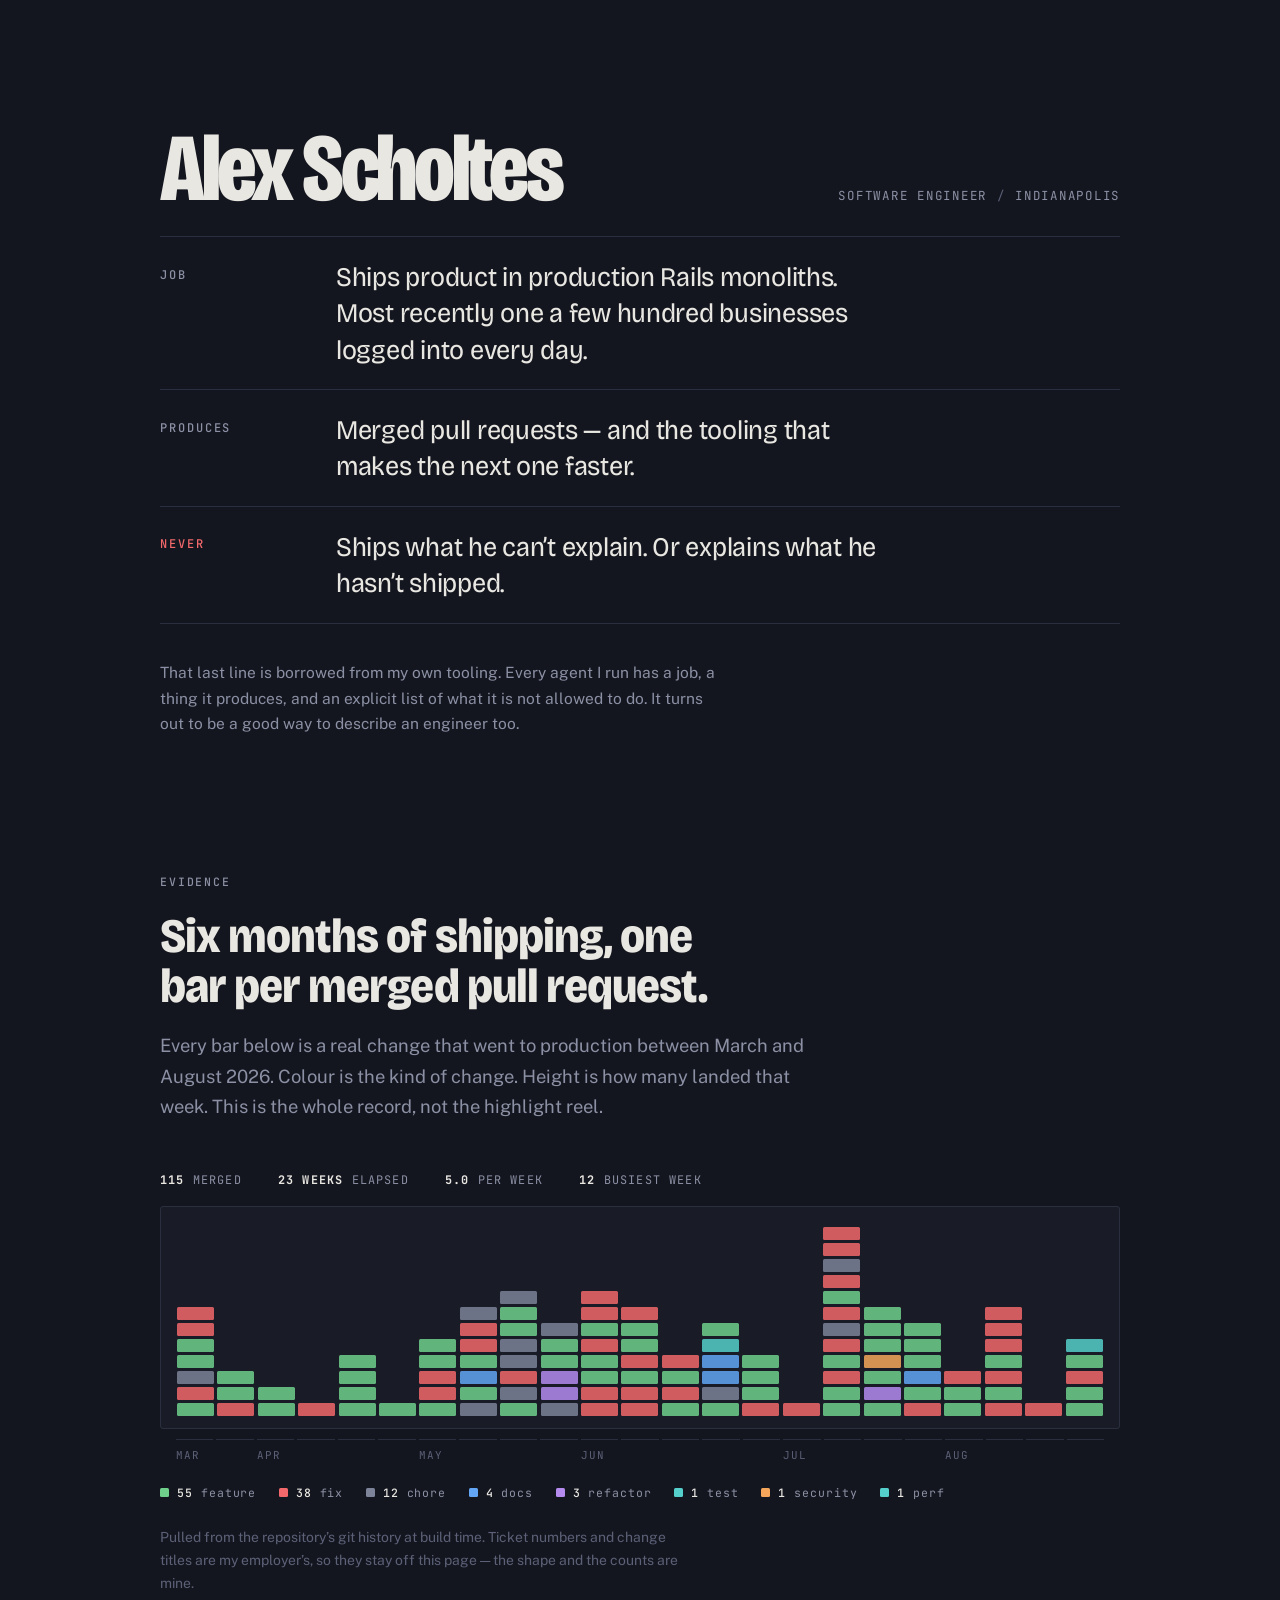
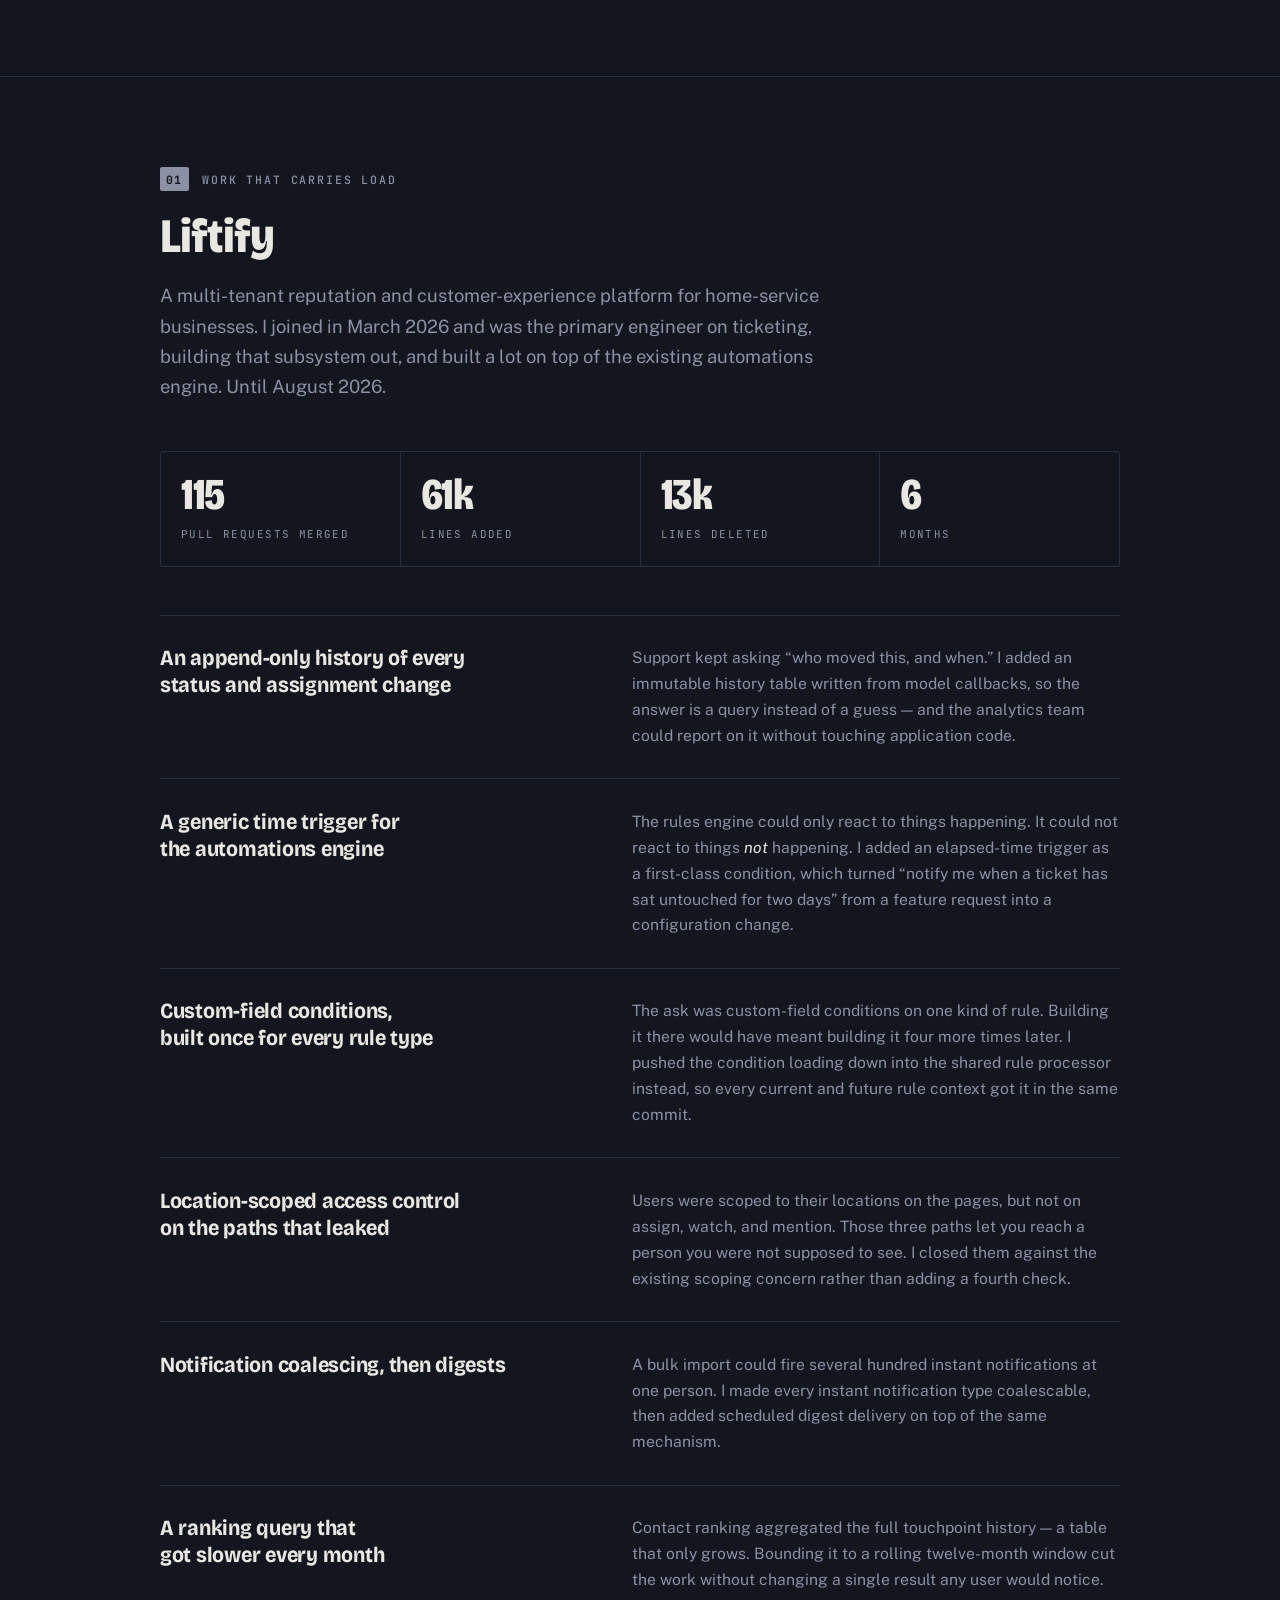
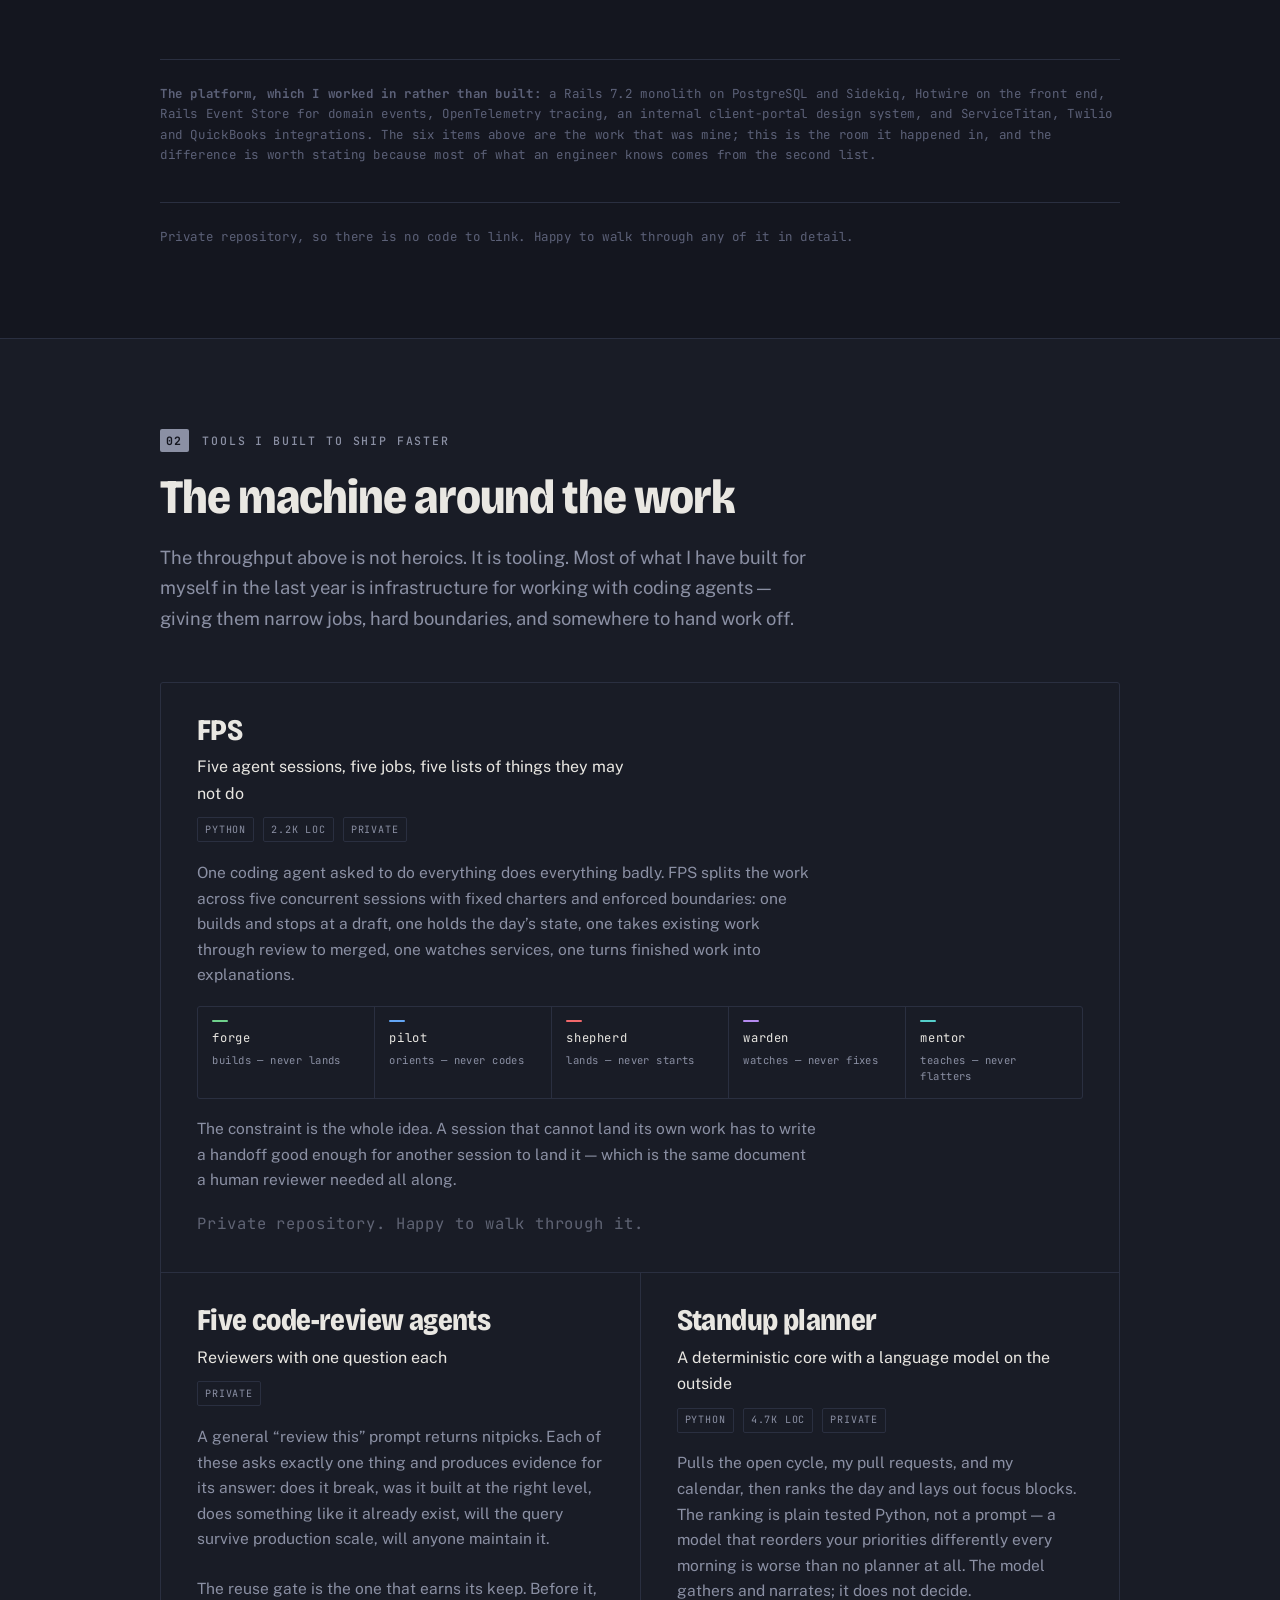
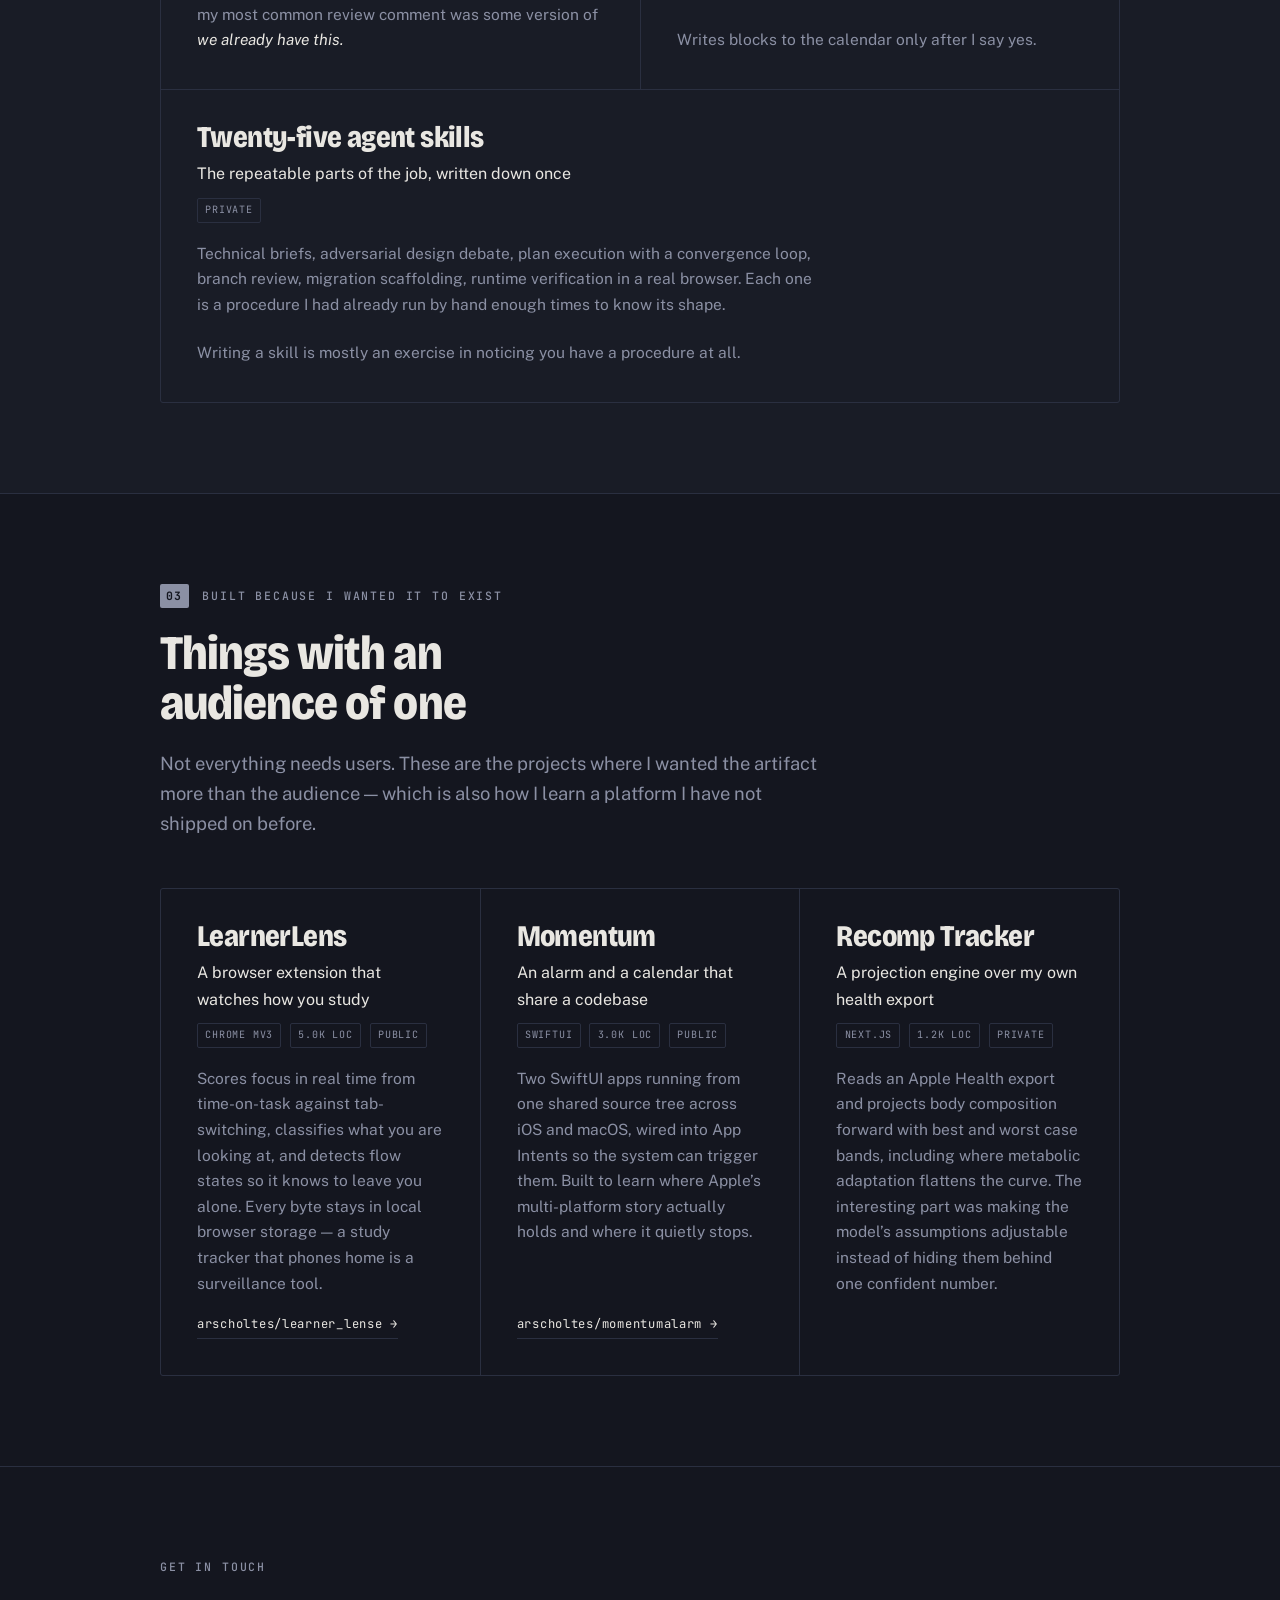
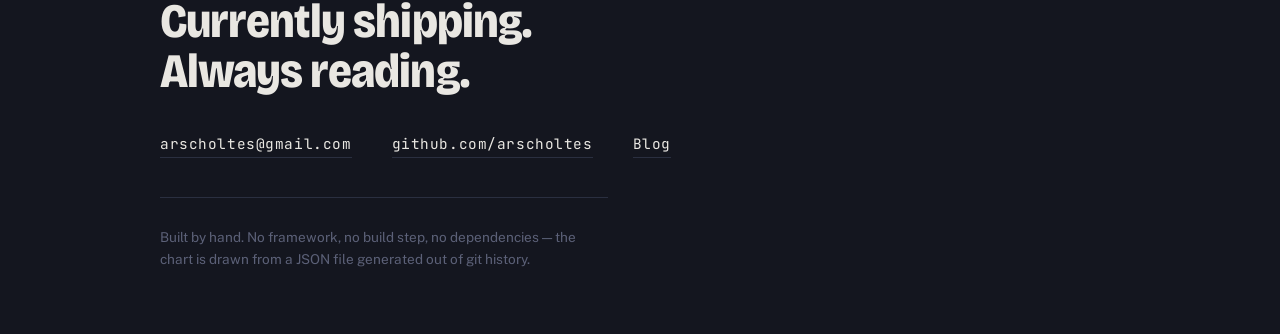
<file: index.html>
<!doctype html>
<html lang="en">
<head>
<meta charset="utf-8">
<meta name="viewport" content="width=device-width, initial-scale=1">
<title>Alex Scholtes — Software Engineer</title>
<meta name="description" content="Software engineer. Ships product in a production Rails monolith, and builds the tooling that makes the next release faster.">
<link rel="preconnect" href="https://fonts.googleapis.com">
<link rel="preconnect" href="https://fonts.gstatic.com" crossorigin>
<link href="https://fonts.googleapis.com/css2?family=Bricolage+Grotesque:opsz,wdth,wght@12..96,75..100,400;12..96,75..100,700;12..96,75..100,800&family=Public+Sans:ital,wght@0,400;0,500;0,600;1,400&family=JetBrains+Mono:wght@400;500;700&display=swap" rel="stylesheet">
<link rel="stylesheet" href="styles.css">
</head>
<body>

<a class="skip" href="#charter">Skip to content</a>

<main>

  <!-- ─── CHARTER ─────────────────────────────────────────── -->
  <section class="charter" id="charter">
    <div class="wrap">

      <header class="charter-head">
        <h1>Alex&nbsp;Scholtes</h1>
        <p class="charter-role">Software engineer<span class="sep">/</span>Indianapolis</p>
      </header>

      <dl class="charter-body">
        <div class="charter-row">
          <dt>Job</dt>
          <dd>Ships product in production Rails monoliths. Most recently one a few hundred businesses logged into every day.</dd>
        </div>
        <div class="charter-row">
          <dt>Produces</dt>
          <dd>Merged pull requests &mdash; and the tooling that makes the next one faster.</dd>
        </div>
        <div class="charter-row is-never">
          <dt>Never</dt>
          <dd>Ships what he can&rsquo;t explain. Or explains what he hasn&rsquo;t shipped.</dd>
        </div>
      </dl>

      <p class="charter-note">
        That last line is borrowed from my own tooling. Every agent I run has a job, a thing
        it produces, and an explicit list of what it is not allowed to do. It turns out to be a
        good way to describe an engineer too.
      </p>

    </div>
  </section>

  <!-- ─── LEDGER ──────────────────────────────────────────── -->
  <section class="ledger" id="ledger" aria-labelledby="ledger-h">
    <div class="wrap">

      <p class="eyebrow">Evidence</p>
      <h2 id="ledger-h">Six months of shipping, one bar per merged pull request.</h2>
      <p class="lede">
        Every bar below is a real change that went to production between March and August 2026.
        Colour is the kind of change. Height is how many landed that week. This is the whole record,
        not the highlight reel.
      </p>

      <figure class="chart">
        <div class="chart-metrics" id="metrics"></div>
        <div class="chart-plot" id="plot" role="img"
             aria-label="Weekly stacked chart of 115 merged pull requests from March to August 2026, coloured by change type."></div>
        <div class="chart-axis" id="axis"></div>
        <figcaption class="chart-legend" id="legend"></figcaption>
      </figure>

      <p class="chart-fineprint">
        Pulled from the repository&rsquo;s git history at build time. Ticket numbers and change
        titles are my employer&rsquo;s, so they stay off this page &mdash; the shape and the counts are mine.
      </p>

    </div>
  </section>

  <!-- ─── TIER 01 · PRODUCTION ────────────────────────────── -->
  <section class="tier" id="production" aria-labelledby="prod-h">
    <div class="wrap">

      <p class="eyebrow"><span class="tier-num">01</span>Work that carries load</p>
      <h2 id="prod-h">Liftify</h2>
      <p class="lede">
        A multi-tenant reputation and customer-experience platform for home-service businesses.
        I joined in March 2026 and was the primary engineer on ticketing, building that
        subsystem out, and built a lot on top of the existing automations engine. Until
        August 2026.
      </p>

      <div class="stat-row">
        <div class="stat"><span class="stat-n">115</span><span class="stat-l">pull requests merged</span></div>
        <div class="stat"><span class="stat-n">61k</span><span class="stat-l">lines added</span></div>
        <div class="stat"><span class="stat-n">13k</span><span class="stat-l">lines deleted</span></div>
        <div class="stat"><span class="stat-n">6</span><span class="stat-l">months</span></div>
      </div>

      <ul class="work-list">
        <li>
          <h3>An append-only history of every status and assignment change</h3>
          <p>Support kept asking &ldquo;who moved this, and when.&rdquo; I added an immutable history
          table written from model callbacks, so the answer is a query instead of a guess &mdash;
          and the analytics team could report on it without touching application code.</p>
        </li>
        <li>
          <h3>A generic time trigger for the automations engine</h3>
          <p>The rules engine could only react to things happening. It could not react to things
          <em>not</em> happening. I added an elapsed-time trigger as a first-class condition, which
          turned &ldquo;notify me when a ticket has sat untouched for two days&rdquo; from a feature
          request into a configuration change.</p>
        </li>
        <li>
          <h3>Custom-field conditions, built once for every rule type</h3>
          <p>The ask was custom-field conditions on one kind of rule. Building it there would have
          meant building it four more times later. I pushed the condition loading down into the
          shared rule processor instead, so every current and future rule context got it in the
          same commit.</p>
        </li>
        <li>
          <h3>Location-scoped access control on the paths that leaked</h3>
          <p>Users were scoped to their locations on the pages, but not on assign, watch, and
          mention. Those three paths let you reach a person you were not supposed to see. I closed
          them against the existing scoping concern rather than adding a fourth check.</p>
        </li>
        <li>
          <h3>Notification coalescing, then digests</h3>
          <p>A bulk import could fire several hundred instant notifications at one person. I made
          every instant notification type coalescable, then added scheduled digest delivery on top
          of the same mechanism.</p>
        </li>
        <li>
          <h3>A ranking query that got slower every month</h3>
          <p>Contact ranking aggregated the full touchpoint history &mdash; a table that only grows.
          Bounding it to a rolling twelve-month window cut the work without changing a single
          result any user would notice.</p>
        </li>
      </ul>

      <p class="tier-note">
        <strong>The platform, which I worked in rather than built:</strong> a Rails&nbsp;7.2
        monolith on PostgreSQL and Sidekiq, Hotwire on the front end, Rails Event Store for
        domain events, OpenTelemetry tracing, an internal client-portal design system, and
        ServiceTitan, Twilio and QuickBooks integrations. The six items above are the work
        that was mine; this is the room it happened in, and the difference is worth stating
        because most of what an engineer knows comes from the second list.
      </p>

      <p class="tier-note">
        Private repository, so there is no code to link. Happy to walk through any of it in detail.
      </p>

    </div>
  </section>

  <!-- ─── TIER 02 · TOOLING ───────────────────────────────── -->
  <section class="tier tier-alt" id="tooling" aria-labelledby="tool-h">
    <div class="wrap">

      <p class="eyebrow"><span class="tier-num">02</span>Tools I built to ship faster</p>
      <h2 id="tool-h">The machine around the work</h2>
      <p class="lede">
        The throughput above is not heroics. It is tooling. Most of what I have built for myself in
        the last year is infrastructure for working with coding agents &mdash; giving them narrow
        jobs, hard boundaries, and somewhere to hand work off.
      </p>

      <div class="cards">

        <article class="card card-wide">
          <div class="card-head">
            <h3>FPS</h3>
            <p class="card-kicker">Five agent sessions, five jobs, five lists of things they may not do</p>
            <p class="card-meta"><span>Python</span><span>2.2k LOC</span><span>Private</span></p>
          </div>
          <p>
            One coding agent asked to do everything does everything badly. FPS splits the work
            across five concurrent sessions with fixed charters and enforced boundaries: one builds
            and stops at a draft, one holds the day&rsquo;s state, one takes existing work through
            review to merged, one watches services, one turns finished work into explanations.
          </p>
          <div class="roles">
            <span class="role" data-r="forge"><i></i>forge<em>builds &mdash; never lands</em></span>
            <span class="role" data-r="pilot"><i></i>pilot<em>orients &mdash; never codes</em></span>
            <span class="role" data-r="shepherd"><i></i>shepherd<em>lands &mdash; never starts</em></span>
            <span class="role" data-r="warden"><i></i>warden<em>watches &mdash; never fixes</em></span>
            <span class="role" data-r="mentor"><i></i>mentor<em>teaches &mdash; never flatters</em></span>
          </div>
          <p>
            The constraint is the whole idea. A session that cannot land its own work has to write a
            handoff good enough for another session to land it &mdash; which is the same document a
            human reviewer needed all along.
          </p>
          <p class="card-note">Private repository. Happy to walk through it.</p>
        </article>

        <article class="card">
          <div class="card-head">
            <h3>Five code-review agents</h3>
            <p class="card-kicker">Reviewers with one question each</p>
            <p class="card-meta"><span>Private</span></p>
          </div>
          <p>
            A general &ldquo;review this&rdquo; prompt returns nitpicks. Each of these asks exactly one
            thing and produces evidence for its answer: does it break, was it built at the right
            level, does something like it already exist, will the query survive production scale,
            will anyone maintain it.
          </p>
          <p class="card-foot">
            The reuse gate is the one that earns its keep. Before it, my most common review comment
            was some version of <em>we already have this.</em>
          </p>
        </article>

        <article class="card">
          <div class="card-head">
            <h3>Standup planner</h3>
            <p class="card-kicker">A deterministic core with a language model on the outside</p>
            <p class="card-meta"><span>Python</span><span>4.7k LOC</span><span>Private</span></p>
          </div>
          <p>
            Pulls the open cycle, my pull requests, and my calendar, then ranks the day and lays out
            focus blocks. The ranking is plain tested Python, not a prompt &mdash; a model that
            reorders your priorities differently every morning is worse than no planner at all. The
            model gathers and narrates; it does not decide.
          </p>
          <p class="card-foot">Writes blocks to the calendar only after I say yes.</p>
        </article>

        <article class="card card-wide">
          <div class="card-head">
            <h3>Twenty-five agent skills</h3>
            <p class="card-kicker">The repeatable parts of the job, written down once</p>
            <p class="card-meta"><span>Private</span></p>
          </div>
          <p>
            Technical briefs, adversarial design debate, plan execution with a convergence loop,
            branch review, migration scaffolding, runtime verification in a real browser. Each one
            is a procedure I had already run by hand enough times to know its shape.
          </p>
          <p class="card-foot">
            Writing a skill is mostly an exercise in noticing you have a procedure at all.
          </p>
        </article>

      </div>
    </div>
  </section>

  <!-- ─── TIER 03 · CURIOSITY ─────────────────────────────── -->
  <section class="tier" id="built" aria-labelledby="built-h">
    <div class="wrap">

      <p class="eyebrow"><span class="tier-num">03</span>Built because I wanted it to exist</p>
      <h2 id="built-h">Things with an audience of one</h2>
      <p class="lede">
        Not everything needs users. These are the projects where I wanted the artifact more than the
        audience &mdash; which is also how I learn a platform I have not shipped on before.
      </p>

      <div class="cards cards-3">

        <article class="card">
          <div class="card-head">
            <h3>LearnerLens</h3>
            <p class="card-kicker">A browser extension that watches how you study</p>
            <p class="card-meta"><span>Chrome MV3</span><span>5.0k LOC</span><span>Public</span></p>
          </div>
          <p>
            Scores focus in real time from time-on-task against tab-switching, classifies what you
            are looking at, and detects flow states so it knows to leave you alone. Every byte stays
            in local browser storage &mdash; a study tracker that phones home is a surveillance tool.
          </p>
          <a class="link" href="https://github.com/arscholtes/learner_lense">arscholtes/learner_lense<span aria-hidden="true">&nbsp;&rarr;</span></a>
        </article>

        <article class="card">
          <div class="card-head">
            <h3>Momentum</h3>
            <p class="card-kicker">An alarm and a calendar that share a codebase</p>
            <p class="card-meta"><span>SwiftUI</span><span>3.0k LOC</span><span>Public</span></p>
          </div>
          <p>
            Two SwiftUI apps running from one shared source tree across iOS and macOS, wired into
            App Intents so the system can trigger them. Built to learn where Apple&rsquo;s
            multi-platform story actually holds and where it quietly stops.
          </p>
          <a class="link" href="https://github.com/arscholtes/momentumalarm">arscholtes/momentumalarm<span aria-hidden="true">&nbsp;&rarr;</span></a>
        </article>

        <article class="card">
          <div class="card-head">
            <h3>Recomp Tracker</h3>
            <p class="card-kicker">A projection engine over my own health export</p>
            <p class="card-meta"><span>Next.js</span><span>1.2k LOC</span><span>Private</span></p>
          </div>
          <p>
            Reads an Apple Health export and projects body composition forward with best and worst
            case bands, including where metabolic adaptation flattens the curve. The interesting
            part was making the model&rsquo;s assumptions adjustable instead of hiding them behind
            one confident number.
          </p>
        </article>

      </div>
    </div>
  </section>

  <!-- ─── CONTACT ─────────────────────────────────────────── -->
  <footer class="foot" id="contact">
    <div class="wrap">
      <p class="eyebrow">Get in touch</p>
      <h2>Currently shipping. Always reading.</h2>
      <ul class="foot-links">
        <li><a href="mailto:arscholtes@gmail.com">arscholtes@gmail.com</a></li>
        <li><a href="https://github.com/arscholtes">github.com/arscholtes</a></li>
        <li><a href="blog/">Blog</a></li>
      </ul>
      <p class="foot-fine">
        Built by hand. No framework, no build step, no dependencies &mdash; the chart is drawn from a
        JSON file generated out of git history.
      </p>
    </div>
  </footer>

</main>

<div class="tip" id="tip" role="status" aria-live="polite"></div>
<script src="app.js"></script>
</body>
</html>
</file>
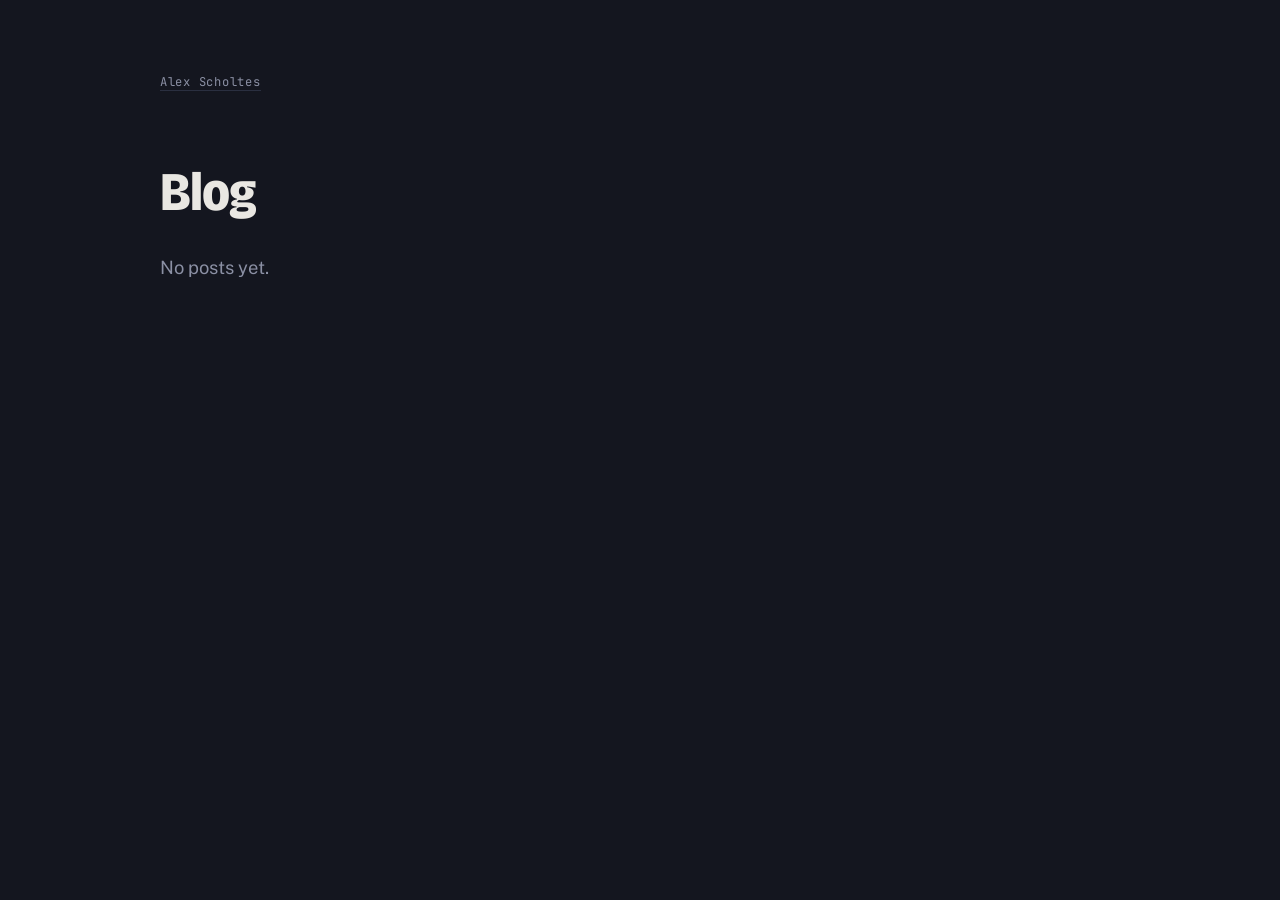
<file: blog/index.html>
<!doctype html>
<html lang="en">
<head>
<meta charset="utf-8">
<meta name="viewport" content="width=device-width, initial-scale=1">
<title>Blog — Alex Scholtes</title>
<meta name="description" content="Posts by Alex Scholtes.">
<link rel="alternate" type="application/rss+xml" title="Alex Scholtes: blog" href="../blog/feed.xml">
<link rel="preconnect" href="https://fonts.googleapis.com">
<link rel="preconnect" href="https://fonts.gstatic.com" crossorigin>
<link href="https://fonts.googleapis.com/css2?family=Bricolage+Grotesque:opsz,wdth,wght@12..96,75..100,400;12..96,75..100,700;12..96,75..100,800&family=Public+Sans:ital,wght@0,400;0,500;0,600;1,400&family=JetBrains+Mono:wght@400;500;700&display=swap" rel="stylesheet">
<link rel="stylesheet" href="../styles.css">
</head>
<body>
<main class="blog">
  <div class="wrap">
    <nav class="blog-nav"><a href="../">Alex Scholtes</a></nav>
    <h1 class="blog-title">Blog</h1>
    <p class="lede">No posts yet.</p>
  </div>
</main>
</body>
</html>
</file>
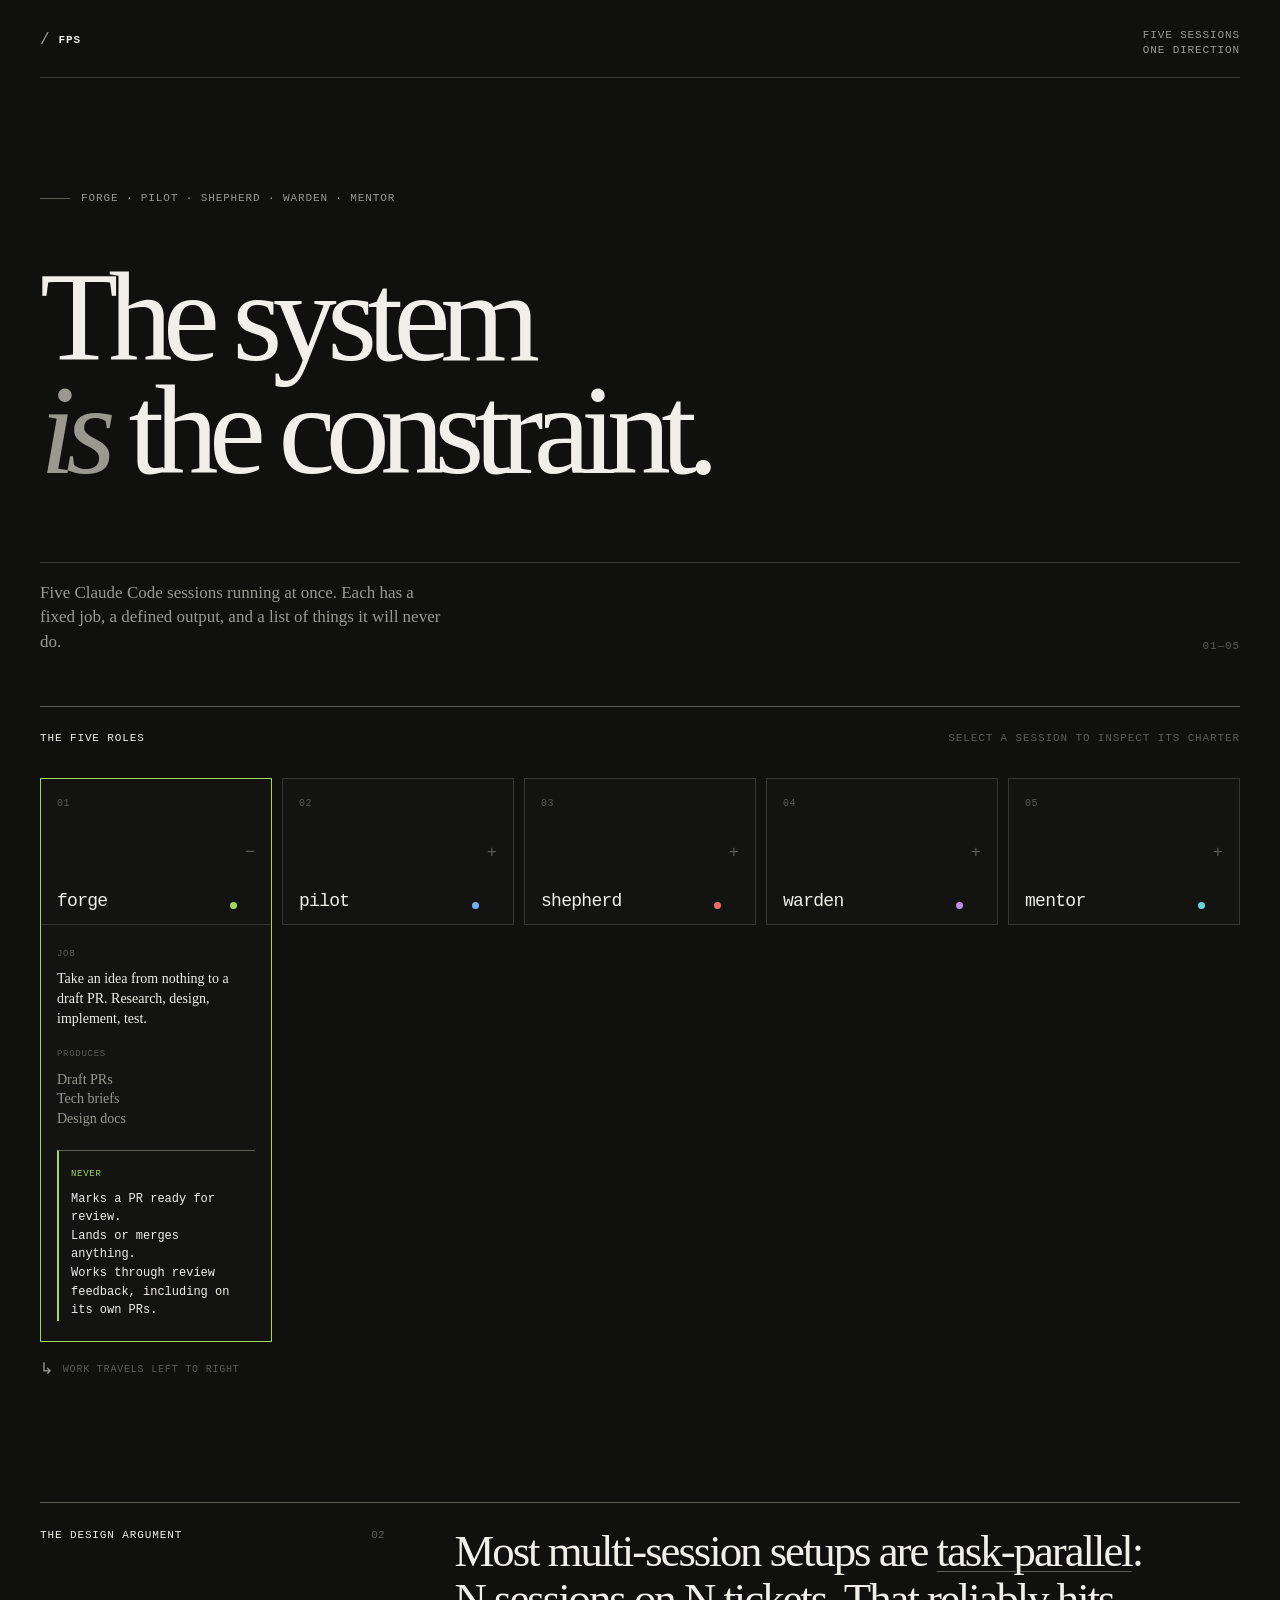
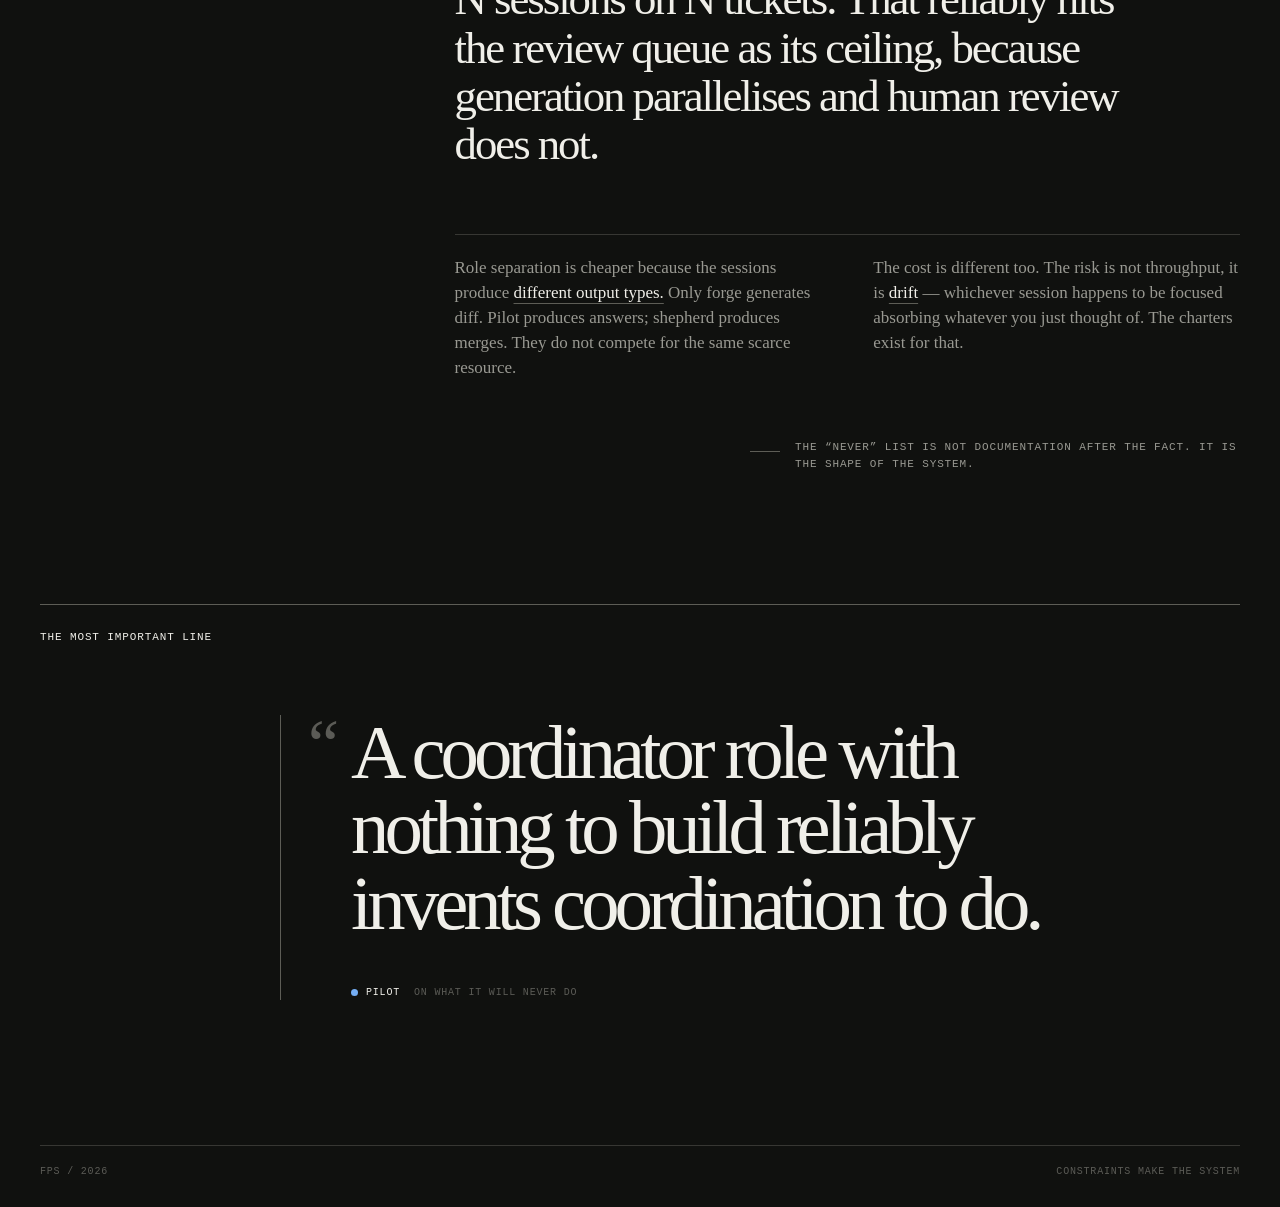
<file: fps/index.html>
<!doctype html>
<html lang="en">
  <head>
    <meta charset="UTF-8" />
    <meta name="viewport" content="width=device-width, initial-scale=1.0" />
    <meta
      name="description"
      content="FPS is five Claude Code sessions running at once, each with a fixed job and an explicit list of things it does not do."
    />
    <title>FPS — The system is the constraint</title>
    <link rel="stylesheet" href="styles.css" />
  </head>
  <body>
    <main class="page-shell">
      <header class="site-header" aria-label="FPS introduction">
        <a class="wordmark" href="/" aria-label="FPS home">
          <span class="wordmark-mark" aria-hidden="true">/</span>
          <span>FPS</span>
        </a>
        <p class="header-note">five sessions<br />one direction</p>
      </header>

      <section class="hero" aria-labelledby="page-title">
        <div class="hero-kicker">
          <span class="kicker-line" aria-hidden="true"></span>
          <span>Forge · Pilot · Shepherd · Warden · Mentor</span>
        </div>
        <h1 id="page-title">The system<br /><em>is</em> the constraint.</h1>
        <div class="hero-bottom">
          <p class="hero-description">
            Five Claude Code sessions running at once. Each has a fixed job,
            a defined output, and a list of things it will never do.
          </p>
          <p class="hero-index" aria-label="Five roles">01—05</p>
        </div>
      </section>

      <section class="roles-section" aria-labelledby="roles-heading">
        <div class="section-heading">
          <p class="section-label" id="roles-heading">The five roles</p>
          <p class="section-note">Select a session to inspect its charter</p>
        </div>

        <div class="role-grid">
          <article class="role-card is-open" data-role="forge" style="--role-color: #a4d65e">
            <button class="role-toggle" aria-expanded="true" aria-controls="forge-details">
              <span class="role-number">01</span>
              <span class="role-name">forge</span>
              <span class="role-dot" aria-hidden="true"></span>
              <span class="toggle-symbol" aria-hidden="true">−</span>
            </button>
            <div class="role-details" id="forge-details">
              <div class="detail-block">
                <p class="detail-label">Job</p>
                <p>Take an idea from nothing to a draft PR. Research, design, implement, test.</p>
              </div>
              <div class="detail-block">
                <p class="detail-label">Produces</p>
                <p>Draft PRs<br />Tech briefs<br />Design docs</p>
              </div>
              <div class="never-block">
                <p class="detail-label">Never</p>
                <p>Marks a PR ready for review.<br />Lands or merges anything.<br />Works through review feedback, including on its own PRs.</p>
              </div>
            </div>
          </article>

          <article class="role-card" data-role="pilot" style="--role-color: #75aef4">
            <button class="role-toggle" aria-expanded="false" aria-controls="pilot-details">
              <span class="role-number">02</span>
              <span class="role-name">pilot</span>
              <span class="role-dot" aria-hidden="true"></span>
              <span class="toggle-symbol" aria-hidden="true">+</span>
            </button>
            <div class="role-details" id="pilot-details" hidden>
              <div class="detail-block">
                <p class="detail-label">Job</p>
                <p>Answer “where am I”, “what should I be doing”, and “what am I forgetting”. Hold the state the human cannot hold in their head.</p>
              </div>
              <div class="detail-block">
                <p class="detail-label">Produces</p>
                <p>Decisions and answers</p>
              </div>
              <div class="never-block">
                <p class="detail-label">Never</p>
                <p>Writes application code, not even a one-liner.<br />Orchestrates the other sessions.</p>
              </div>
            </div>
          </article>

          <article class="role-card" data-role="shepherd" style="--role-color: #ef6a66">
            <button class="role-toggle" aria-expanded="false" aria-controls="shepherd-details">
              <span class="role-number">03</span>
              <span class="role-name">shepherd</span>
              <span class="role-dot" aria-hidden="true"></span>
              <span class="toggle-symbol" aria-hidden="true">+</span>
            </button>
            <div class="role-details" id="shepherd-details" hidden>
              <div class="detail-block">
                <p class="detail-label">Job</p>
                <p>Take an open PR and get it landed. Run review, triage findings, apply fixes, answer reviewers, keep CI green.</p>
              </div>
              <div class="detail-block">
                <p class="detail-label">Produces</p>
                <p>Merged work</p>
              </div>
              <div class="never-block">
                <p class="detail-label">Never</p>
                <p>Starts new work or a new branch.<br />Marks an issue done.<br />Force-pushes over someone else’s work.</p>
              </div>
            </div>
          </article>

          <article class="role-card" data-role="warden" style="--role-color: #b78fe5">
            <button class="role-toggle" aria-expanded="false" aria-controls="warden-details">
              <span class="role-number">04</span>
              <span class="role-name">warden</span>
              <span class="role-dot" aria-hidden="true"></span>
              <span class="toggle-symbol" aria-hidden="true">+</span>
            </button>
            <div class="role-details" id="warden-details" hidden>
              <div class="detail-block">
                <p class="detail-label">Job</p>
                <p>Keep the machine’s development stack visible: containers, servers, workers, ports, logs. Notice problems early and name them precisely.</p>
              </div>
              <div class="detail-block">
                <p class="detail-label">Produces</p>
                <p>Notices</p>
              </div>
              <div class="never-block">
                <p class="detail-label">Never</p>
                <p>Fixes application code.<br />Restarts or kills anything without being asked.</p>
              </div>
            </div>
          </article>

          <article class="role-card" data-role="mentor" style="--role-color: #64d5d8">
            <button class="role-toggle" aria-expanded="false" aria-controls="mentor-details">
              <span class="role-number">05</span>
              <span class="role-name">mentor</span>
              <span class="role-dot" aria-hidden="true"></span>
              <span class="toggle-symbol" aria-hidden="true">+</span>
            </button>
            <div class="role-details" id="mentor-details" hidden>
              <div class="detail-block">
                <p class="detail-label">Job</p>
                <p>Turn work that already happened into understanding.</p>
              </div>
              <div class="detail-block">
                <p class="detail-label">Produces</p>
                <p>Explanations</p>
              </div>
              <div class="never-block">
                <p class="detail-label">Never</p>
                <p>Writes code.<br />Pads.<br />Flatters.</p>
              </div>
            </div>
          </article>
        </div>
        <p class="roles-caption"><span aria-hidden="true">↳</span> Work travels left to right</p>
      </section>

      <section class="argument-section" aria-labelledby="argument-heading">
        <div class="argument-intro">
          <p class="section-label" id="argument-heading">The design argument</p>
          <p class="argument-mark" aria-hidden="true">02</p>
        </div>
        <div class="argument-copy">
          <p class="lead-copy">
            Most multi-session setups are <strong>task-parallel</strong>:
            N sessions on N tickets. That reliably hits the review queue as
            its ceiling, because generation parallelises and human review does not.
          </p>
          <div class="copy-columns">
            <div>
              <p>
                Role separation is cheaper because the sessions produce
                <strong>different output types.</strong> Only forge generates
                diff. Pilot produces answers; shepherd produces merges. They
                do not compete for the same scarce resource.
              </p>
            </div>
            <div>
              <p>
                The cost is different too. The risk is not throughput, it is
                <strong>drift</strong> — whichever session happens to be
                focused absorbing whatever you just thought of. The charters
                exist for that.
              </p>
            </div>
          </div>
          <aside class="callout">
            <span class="callout-rule" aria-hidden="true"></span>
            <p>
              The “never” list is not documentation after the fact. It is the
              shape of the system.
            </p>
          </aside>
        </div>
      </section>

      <section class="closing-section" aria-labelledby="closing-heading">
        <p class="section-label" id="closing-heading">The most important line</p>
        <blockquote>
          <span class="quote-mark" aria-hidden="true">“</span>
          <p>
            A coordinator role with nothing to build reliably invents
            coordination to do.
          </p>
          <footer>
            <span class="closing-role"><span aria-hidden="true"></span>pilot</span>
            <span>on what it will never do</span>
          </footer>
        </blockquote>
      </section>

      <footer class="site-footer">
        <span>FPS / 2026</span>
        <span>constraints make the system</span>
      </footer>
    </main>
    <script src="script.js"></script></body>
</html>
</file>
<file: styles.css>
/* ══ tokens ══════════════════════════════════════════════ */
:root{
  --ink:      #14161f;   /* ground — cool slate, not black          */
  --ink-2:    #191c26;   /* raised panel                            */
  --ink-3:    #1f2331;   /* hover / plot ground                     */
  --line:     #2a2f40;   /* hairline                                */
  --bone:     #e9e7e2;   /* warm off-white on a cool ground         */
  --dim:      #8b90a4;   /* muted                                   */
  --dimmer:   #5c6178;

  /* change types — hue is data, not decoration */
  --feat:     #6fd08c;
  --fix:      #f2686b;
  --chore:    #7d8399;
  --refactor: #b58bf0;
  --docs:     #63a6f5;
  --perf:     #55cfcb;
  --security: #f5a65b;
  --test:     #55cfcb;

  /* fps roles */
  --forge:    #6fd08c;
  --pilot:    #63a6f5;
  --shepherd: #f2686b;
  --warden:   #b58bf0;
  --mentor:   #55cfcb;

  --display: "Bricolage Grotesque", ui-sans-serif, system-ui, sans-serif;
  --body:    "Public Sans", ui-sans-serif, system-ui, sans-serif;
  --mono:    "JetBrains Mono", ui-monospace, SFMono-Regular, Menlo, monospace;

  --pad: clamp(1.25rem, 5vw, 4rem);
  --max: 68rem;
}

*,*::before,*::after{ box-sizing:border-box; }

html{ -webkit-text-size-adjust:100%; scroll-behavior:smooth; }
@media (prefers-reduced-motion:reduce){ html{ scroll-behavior:auto; } }

body{
  margin:0;
  background:var(--ink);
  color:var(--bone);
  font-family:var(--body);
  font-size:clamp(1rem,.96rem + .2vw,1.0625rem);
  line-height:1.65;
  -webkit-font-smoothing:antialiased;
}

.wrap{ max-width:var(--max); margin-inline:auto; padding-inline:var(--pad); }

.skip{
  position:absolute; left:-9999px; top:0; z-index:99;
  background:var(--bone); color:var(--ink);
  padding:.75rem 1rem; font-family:var(--mono); font-size:.8rem;
}
.skip:focus{ left:0; }

:focus-visible{ outline:2px solid var(--pilot); outline-offset:3px; border-radius:2px; }

/* ══ shared type ═════════════════════════════════════════ */
.eyebrow{
  font-family:var(--mono); font-size:.72rem; font-weight:500;
  letter-spacing:.16em; text-transform:uppercase; color:var(--dim);
  margin:0 0 1.25rem; display:flex; align-items:center; gap:.85rem;
}
.tier-num{
  font-weight:700; color:var(--ink);
  background:var(--dim); border-radius:2px;
  padding:.15rem .4rem; letter-spacing:.08em;
}

h2{
  font-family:var(--display);
  font-weight:800;
  font-size:clamp(1.75rem,1.2rem + 2.6vw,3rem);
  font-variation-settings:"wdth" 88;
  line-height:1.05; letter-spacing:-.02em;
  margin:0 0 1.25rem; max-width:22ch;
  text-wrap:balance;
}

.lede{
  max-width:60ch; color:var(--dim); margin:0 0 3rem;
  font-size:clamp(1.02rem,.98rem + .25vw,1.15rem);
}
.lede em{ color:var(--bone); font-style:italic; }

/* ══ charter ═════════════════════════════════════════════ */
.charter{ padding:clamp(4rem,14vh,9rem) 0 clamp(2.5rem,6vh,4rem); }

.charter-head{
  display:flex; flex-wrap:wrap; align-items:baseline;
  gap:.5rem 1.5rem;
  padding-bottom:1.5rem;
  border-bottom:1px solid var(--line);
}
.charter-head h1{
  font-family:var(--display); font-weight:800;
  font-size:clamp(2.75rem,1.6rem + 5.5vw,6rem);
  font-variation-settings:"wdth" 78;
  letter-spacing:-.035em; line-height:.9;
  margin:0; flex:1 1 auto;
}
.charter-role{
  font-family:var(--mono); font-size:.78rem; letter-spacing:.14em;
  text-transform:uppercase; color:var(--dim); margin:0;
  white-space:nowrap;
}
.charter-role .sep{ color:var(--dimmer); padding-inline:.6rem; }

.charter-body{ margin:0; padding:0; }
.charter-row{
  display:grid;
  grid-template-columns:9rem 1fr;
  gap:0 2rem;
  padding:1.35rem 0;
  border-bottom:1px solid var(--line);
  align-items:start;
}
.charter-row dt{
  font-family:var(--mono); font-size:.75rem; font-weight:500;
  letter-spacing:.16em; text-transform:uppercase;
  color:var(--dim); padding-top:.42rem;
}
.charter-row dd{
  margin:0;
  font-family:var(--display); font-weight:400;
  font-size:clamp(1.15rem,1rem + .85vw,1.7rem);
  font-variation-settings:"wdth" 95;
  line-height:1.35; letter-spacing:-.01em;
  max-width:34ch; text-wrap:pretty;
}
.charter-row.is-never dt{ color:var(--fix); }
.charter-row.is-never dd{ color:var(--bone); }

.charter-note{
  margin:2.25rem 0 0; max-width:56ch;
  color:var(--dim); font-size:.97rem;
}

/* ══ ledger ══════════════════════════════════════════════ */
.ledger{ padding:clamp(3.5rem,9vh,6rem) 0; }

.chart{ margin:0 0 1.5rem; }

.chart-metrics{
  display:flex; flex-wrap:wrap; gap:.4rem 2.25rem;
  font-family:var(--mono); font-size:.74rem; letter-spacing:.1em;
  text-transform:uppercase; color:var(--dim);
  padding-bottom:1rem;
}
.chart-metrics b{ color:var(--bone); font-weight:700; }

.chart-plot{
  display:flex; align-items:flex-end; gap:3px;
  min-height:190px;
  padding:1.25rem 1rem .75rem;
  background:var(--ink-2);
  border:1px solid var(--line);
  border-radius:3px;
  overflow-x:auto;
}
.wk{ display:flex; flex-direction:column-reverse; gap:3px; flex:1 1 0; min-width:9px; }
.pr{
  height:13px; border-radius:1.5px;
  background:var(--c);
  opacity:.85;
  transform-origin:bottom;
  cursor:default;
  transition:opacity .12s ease, box-shadow .12s ease;
}
.pr:hover,.pr:focus-visible{ opacity:1; box-shadow:0 0 0 1px var(--ink-2), 0 0 0 2px var(--c); }

.chart-axis{
  display:flex; gap:3px;
  padding:.6rem 1rem 0;
  font-family:var(--mono); font-size:.68rem; letter-spacing:.1em;
  text-transform:uppercase; color:var(--dimmer);
}
.mo{ flex:1 1 0; border-top:1px solid var(--line); padding-top:.45rem; }

.chart-legend{
  display:flex; flex-wrap:wrap; gap:.5rem 1.4rem;
  padding-top:1.15rem;
  font-family:var(--mono); font-size:.72rem; letter-spacing:.08em; color:var(--dim);
}
.lg{ display:inline-flex; align-items:center; gap:.5rem; }
.lg i{ width:9px; height:9px; border-radius:1.5px; background:var(--c); display:block; }
.lg b{ color:var(--bone); font-weight:500; }

.chart-fineprint{
  max-width:58ch; color:var(--dimmer); font-size:.87rem; margin:0;
}

/* floating readout */
.tip{
  position:fixed; z-index:50; pointer-events:none;
  opacity:0; transform:translateY(4px);
  transition:opacity .12s ease, transform .12s ease;
  background:var(--bone); color:var(--ink);
  font-family:var(--mono); font-size:.72rem; letter-spacing:.04em;
  padding:.42rem .6rem; border-radius:2px;
  white-space:nowrap;
}
.tip.on{ opacity:1; transform:translateY(0); }

/* ══ tiers ═══════════════════════════════════════════════ */
.tier{ padding:clamp(4rem,10vh,7rem) 0; border-top:1px solid var(--line); }
.tier-alt{ background:var(--ink-2); }

.stat-row{
  display:grid; grid-template-columns:repeat(auto-fit,minmax(7.5rem,1fr));
  gap:1px; background:var(--line);
  border:1px solid var(--line); border-radius:3px;
  margin-bottom:3rem; overflow:hidden;
}
.stat{ background:var(--ink); padding:1.35rem 1.25rem; }
.tier-alt .stat{ background:var(--ink-2); }
.stat-n{
  display:block; font-family:var(--display); font-weight:800;
  font-variation-settings:"wdth" 80;
  font-size:clamp(1.9rem,1.4rem + 1.8vw,2.75rem);
  line-height:1; letter-spacing:-.03em;
}
.stat-l{
  display:block; margin-top:.55rem;
  font-family:var(--mono); font-size:.68rem; letter-spacing:.13em;
  text-transform:uppercase; color:var(--dim);
}

.work-list{ list-style:none; margin:0; padding:0; }
.work-list > li{
  padding:1.85rem 0;
  border-top:1px solid var(--line);
  display:grid; grid-template-columns:minmax(0,1fr) minmax(0,1.15fr);
  gap:.5rem 3rem;
}
.work-list h3{
  margin:0;
  font-family:var(--display); font-weight:700;
  font-size:clamp(1.08rem,1rem + .5vw,1.35rem);
  font-variation-settings:"wdth" 92;
  line-height:1.25; letter-spacing:-.012em;
  text-wrap:balance;
}
.work-list p{ margin:0; color:var(--dim); font-size:.98rem; }
.work-list em{ color:var(--bone); font-style:italic; }

.tier-note{
  margin:2.25rem 0 0; padding-top:1.5rem; border-top:1px solid var(--line);
  font-family:var(--mono); font-size:.78rem; letter-spacing:.05em; color:var(--dimmer);
}

/* ══ cards ═══════════════════════════════════════════════ */
.cards{ display:grid; grid-template-columns:repeat(2,minmax(0,1fr)); gap:1px; background:var(--line); border:1px solid var(--line); border-radius:3px; overflow:hidden; }
.cards-3{ grid-template-columns:repeat(3,minmax(0,1fr)); }

.card{
  background:var(--ink);
  padding:2rem clamp(1.35rem,3vw,2.25rem) 2.25rem;
  display:flex; flex-direction:column; gap:1.1rem;
}
.tier-alt .card{ background:var(--ink-2); }
.card-wide{ grid-column:1 / -1; }
.card-wide > p{ max-width:72ch; }

.card-head{ display:flex; flex-direction:column; gap:.5rem; }
.card h3{
  margin:0;
  font-family:var(--display); font-weight:800;
  font-size:clamp(1.35rem,1.15rem + .9vw,1.9rem);
  font-variation-settings:"wdth" 85;
  line-height:1.05; letter-spacing:-.02em;
}
.card-kicker{
  margin:0; color:var(--bone); font-size:1rem; max-width:44ch;
}
.card-meta{
  margin:.15rem 0 0; display:flex; flex-wrap:wrap; gap:.4rem .55rem;
  font-family:var(--mono); font-size:.63rem; letter-spacing:.08em;
  text-transform:uppercase; color:var(--dim);
}
.card-meta span{ border:1px solid var(--line); border-radius:2px; padding:.2rem .45rem; }

.card > p{ margin:0; color:var(--dim); font-size:.97rem; max-width:62ch; }
.card em{ color:var(--bone); font-style:italic; }
.card-foot{ margin-top:auto !important; padding-top:.35rem; }

/* Stands where a repo link would, for a card whose repository is private. */
.card-note{
  margin-top:auto; align-self:flex-start;
  font-family:var(--mono); font-size:.76rem; letter-spacing:.06em;
  color:var(--bone); opacity:.62;
}

.link{
  margin-top:auto; align-self:flex-start; max-width:100%;
  overflow-wrap:anywhere;
  font-family:var(--mono); font-size:.76rem; letter-spacing:.06em;
  color:var(--bone); text-decoration:none;
  border-bottom:1px solid var(--line);
  padding-bottom:.25rem;
  transition:border-color .15s ease, color .15s ease;
}
.link:hover{ border-color:var(--pilot); color:var(--pilot); }

/* fps role strip */
.roles{
  display:grid; grid-template-columns:repeat(auto-fit,minmax(9.5rem,1fr));
  gap:1px; background:var(--line);
  border:1px solid var(--line); border-radius:3px; overflow:hidden;
}
.role{
  background:var(--ink-2); padding:.85rem .9rem;
  display:flex; flex-direction:column; gap:.35rem;
  font-family:var(--mono); font-size:.76rem; letter-spacing:.05em;
  color:var(--bone);
}
.role i{ width:16px; height:2px; border-radius:1px; display:block; }
.role em{
  font-style:normal; font-size:.66rem; letter-spacing:.04em;
  color:var(--dim); line-height:1.45;
}
.role[data-r=forge]    i{ background:var(--forge); }
.role[data-r=pilot]    i{ background:var(--pilot); }
.role[data-r=shepherd] i{ background:var(--shepherd); }
.role[data-r=warden]   i{ background:var(--warden); }
.role[data-r=mentor]   i{ background:var(--mentor); }

/* ══ footer ══════════════════════════════════════════════ */
.foot{ padding:clamp(4rem,10vh,7rem) 0 clamp(3rem,7vh,5rem); border-top:1px solid var(--line); }
.foot h2{ margin-bottom:2rem; }
.foot-links{
  list-style:none; margin:0 0 2.5rem; padding:0;
  display:flex; flex-wrap:wrap; gap:.75rem 2.5rem;
}
.foot-links a{
  font-family:var(--mono); font-size:.9rem; letter-spacing:.04em;
  color:var(--bone); text-decoration:none;
  border-bottom:1px solid var(--line); padding-bottom:.3rem;
  transition:border-color .15s ease, color .15s ease;
}
.foot-links a:hover{ border-color:var(--forge); color:var(--forge); }
.foot-fine{
  margin:0; padding-top:1.75rem; border-top:1px solid var(--line);
  max-width:56ch; color:var(--dimmer); font-size:.85rem;
}

/* ══ motion ══════════════════════════════════════════════ */
@media (prefers-reduced-motion:no-preference){
  .pr{ transform:scaleY(0); }
  .chart-plot.in .pr{
    animation:rise .34s cubic-bezier(.2,.9,.3,1) forwards;
    animation-delay:var(--d);
  }
  @keyframes rise{ to{ transform:scaleY(1); } }
}

/* ══ responsive ══════════════════════════════════════════ */
@media (max-width:900px){
  .cards,.cards-3{ grid-template-columns:1fr; }
  .work-list > li{ grid-template-columns:1fr; gap:.65rem; }
}
@media (max-width:620px){
  .charter-row{ grid-template-columns:1fr; gap:.5rem; }
  .charter-row dt{ padding-top:0; }
  .charter-head{ gap:.85rem; }
  .charter-role{ white-space:normal; }
  .chart-plot{ min-height:150px; }
  .stat-row{ grid-template-columns:repeat(2,1fr); }
}

/* ══ blog ════════════════════════════════════════════════ */
.blog{ padding:clamp(2.5rem,8vh,5rem) 0 clamp(4rem,10vh,7rem); }
.blog-nav{
  font-family:var(--mono); font-size:.76rem; letter-spacing:.06em;
  margin:0 0 clamp(2.5rem,8vh,4.5rem);
}
.blog-nav a{ color:var(--dim); text-decoration:none; border-bottom:1px solid var(--line); }
.blog-nav a:hover{ color:var(--pilot); border-color:var(--pilot); }
.blog-nav .sep{ color:var(--dimmer); padding-inline:.6rem; }

.blog-title,
.post h1{
  font-family:var(--display); font-weight:800;
  font-size:clamp(2rem,1.3rem + 3vw,3.4rem);
  font-variation-settings:"wdth" 88;
  line-height:1.05; letter-spacing:-.02em;
  margin:0 0 2rem; max-width:22ch; text-wrap:balance;
}

.post-list{ list-style:none; margin:0; padding:0; max-width:46rem; }
.post-list li{ border-top:1px solid var(--line); padding:1.4rem 0; }
.post-list a{ display:flex; flex-direction:column; gap:.35rem; color:var(--bone); text-decoration:none; }
.post-list time{ font-family:var(--mono); font-size:.72rem; letter-spacing:.12em; text-transform:uppercase; color:var(--dim); }
.post-list-title{ font-family:var(--display); font-weight:700; font-size:1.35rem; line-height:1.2; }
.post-list a:hover .post-list-title{ color:var(--pilot); }
.post-list p{ margin:.5rem 0 0; color:var(--dim); max-width:60ch; }

.post{ max-width:42rem; }
.post h2{ font-size:clamp(1.4rem,1.1rem + 1.2vw,1.9rem); margin:2.5rem 0 1rem; max-width:none; }
.post h3{ font-family:var(--display); font-size:1.2rem; margin:2rem 0 .75rem; }
.post p, .post ul, .post ol, .post blockquote, .post pre, .post figure{ margin:0 0 1.25rem; }
.post a{ color:var(--bone); text-decoration:none; border-bottom:1px solid var(--line); overflow-wrap:anywhere; }
.post a:hover{ color:var(--pilot); border-color:var(--pilot); }
.post code{ font-family:var(--mono); font-size:.88em; background:var(--ink-2); padding:.1em .35em; border-radius:3px; }
.post pre{ background:var(--ink-2); border:1px solid var(--line); border-radius:4px; padding:1rem 1.1rem; overflow-x:auto; }
.post pre code{ background:none; padding:0; font-size:.85rem; }
.post blockquote{ border-left:2px solid var(--line); padding-left:1.1rem; color:var(--dim); }
.post img{ max-width:100%; height:auto; border-radius:4px; }
.video{ margin:0 0 1.5rem; }
.video iframe{ display:block; width:100%; aspect-ratio:16/9; border:0; border-radius:4px; background:var(--ink-2); }
.video figcaption{ font-family:var(--mono); font-size:.72rem; letter-spacing:.06em; margin-top:.6rem; }
</file>
<file: fps/styles.css>
:root {
  color-scheme: dark;
  --ink: #f0efe9;
  --muted: #999992;
  --quiet: #5b5b56;
  --line: #373733;
  --line-bright: #5d5d56;
  --paper: #10110f;
  --paper-raised: #171815;
  --serif: Georgia, "Times New Roman", serif;
  --mono: "SFMono-Regular", Consolas, "Liberation Mono", Menlo, monospace;
}

* {
  box-sizing: border-box;
}

html {
  background: var(--paper);
  scroll-behavior: smooth;
}

body {
  margin: 0;
  background: var(--paper);
  color: var(--ink);
  font-family: var(--serif);
  font-size: 16px;
  line-height: 1.5;
  -webkit-font-smoothing: antialiased;
}

button,
a {
  color: inherit;
}

button {
  font: inherit;
}

.page-shell {
  width: min(1240px, calc(100% - 80px));
  margin: 0 auto;
}

.site-header {
  display: flex;
  align-items: flex-start;
  justify-content: space-between;
  padding: 28px 0 18px;
  border-bottom: 1px solid var(--line);
  font-family: var(--mono);
  font-size: 11px;
  letter-spacing: 0.08em;
  text-transform: uppercase;
}

.wordmark {
  display: inline-flex;
  gap: 8px;
  align-items: center;
  color: var(--ink);
  font-weight: 700;
  text-decoration: none;
}

.wordmark-mark {
  color: var(--muted);
  font-size: 16px;
  font-weight: 400;
}

.header-note {
  margin: 0;
  color: var(--muted);
  line-height: 1.4;
  text-align: right;
}

.hero {
  min-height: 620px;
  padding: 112px 0 52px;
  display: flex;
  flex-direction: column;
  justify-content: space-between;
}

.hero-kicker,
.section-label,
.detail-label,
.section-note,
.hero-index,
.roles-caption,
.site-footer,
.callout,
.closing-role,
.closing-section blockquote footer {
  font-family: var(--mono);
  text-transform: uppercase;
  letter-spacing: 0.08em;
}

.hero-kicker {
  display: flex;
  align-items: center;
  gap: 11px;
  color: var(--muted);
  font-size: 11px;
}

.kicker-line {
  width: 30px;
  height: 1px;
  background: var(--line-bright);
}

h1 {
  max-width: 800px;
  margin: 55px 0 75px;
  color: var(--ink);
  font-family: var(--serif);
  font-size: clamp(4rem, 10vw, 8.6rem);
  font-weight: 400;
  letter-spacing: -0.075em;
  line-height: 0.88;
}

h1 em {
  color: var(--muted);
  font-style: italic;
}

.hero-bottom {
  display: flex;
  align-items: flex-end;
  justify-content: space-between;
  gap: 40px;
  border-top: 1px solid var(--line);
  padding-top: 18px;
}

.hero-description {
  max-width: 410px;
  margin: 0;
  color: var(--muted);
  font-size: 17px;
  line-height: 1.45;
}

.hero-index {
  flex: 0 0 auto;
  margin: 0;
  color: var(--quiet);
  font-size: 11px;
}

.roles-section,
.argument-section,
.closing-section {
  border-top: 1px solid var(--line-bright);
}

.roles-section {
  padding: 23px 0 120px;
}

.section-heading,
.argument-intro {
  display: flex;
  align-items: baseline;
  justify-content: space-between;
  gap: 24px;
}

.section-label,
.section-note {
  margin: 0;
  font-size: 11px;
}

.section-label {
  color: var(--ink);
}

.section-note {
  color: var(--quiet);
}

.role-grid {
  display: grid;
  grid-template-columns: repeat(5, minmax(0, 1fr));
  gap: 10px;
  margin-top: 31px;
  align-items: start;
}

.role-card {
  min-width: 0;
  border: 1px solid var(--line);
  background: rgba(255, 255, 255, 0.01);
}

.role-card.is-open {
  border-color: var(--role-color);
}

.role-toggle {
  width: 100%;
  display: grid;
  grid-template-columns: auto 1fr auto;
  grid-template-areas:
    "number number symbol"
    "name dot symbol";
  gap: 22px 8px;
  min-height: 145px;
  padding: 17px 16px 14px;
  border: 0;
  background: transparent;
  cursor: pointer;
  text-align: left;
}

.role-toggle:hover .role-name,
.role-toggle:focus-visible .role-name {
  color: var(--role-color);
}

.role-toggle:focus-visible {
  outline: 1px solid var(--role-color);
  outline-offset: -5px;
}

.role-number {
  grid-area: number;
  color: var(--quiet);
  font-family: var(--mono);
  font-size: 10px;
  letter-spacing: 0.05em;
}

.role-name {
  grid-area: name;
  align-self: end;
  color: var(--ink);
  font-family: var(--mono);
  font-size: clamp(14px, 1.5vw, 18px);
  letter-spacing: -0.04em;
  line-height: 1;
}

.role-dot {
  grid-area: dot;
  width: 7px;
  height: 7px;
  align-self: end;
  justify-self: end;
  margin-bottom: 1px;
  border-radius: 50%;
  background: var(--role-color);
}

.toggle-symbol {
  grid-area: symbol;
  align-self: center;
  color: var(--quiet);
  font-family: var(--mono);
  font-size: 17px;
  font-weight: 300;
}

.role-details {
  padding: 4px 16px 20px;
  border-top: 1px solid var(--line);
}

.detail-block,
.never-block {
  padding-top: 19px;
}

.detail-label {
  margin: 0 0 8px;
  color: var(--quiet);
  font-size: 9px;
}

.role-details p:not(.detail-label) {
  margin: 0;
  color: var(--muted);
  font-size: 14px;
  line-height: 1.42;
}

.role-details .detail-block:first-child p:not(.detail-label) {
  color: var(--ink);
}

.never-block {
  margin-top: 21px;
  padding: 17px 12px 1px;
  border-top: 1px solid var(--line-bright);
  border-left: 2px solid var(--role-color);
}

.never-block .detail-label {
  color: var(--role-color);
}

.never-block p:not(.detail-label) {
  color: var(--ink);
  font-family: var(--mono);
  font-size: 12px;
  line-height: 1.55;
}

.roles-caption {
  display: flex;
  align-items: center;
  gap: 9px;
  margin: 16px 0 0;
  color: var(--quiet);
  font-size: 10px;
}

.roles-caption span {
  color: var(--muted);
  font-size: 16px;
}

.argument-section {
  display: grid;
  grid-template-columns: minmax(170px, 1fr) 2.28fr;
  gap: 70px;
  padding: 24px 0 130px;
}

.argument-mark {
  margin: 0;
  color: var(--quiet);
  font-family: var(--mono);
  font-size: 11px;
}

.argument-copy {
  max-width: 800px;
}

.argument-copy p {
  margin: 0;
}

.lead-copy {
  max-width: 690px;
  color: var(--ink);
  font-size: clamp(1.8rem, 3.5vw, 3.25rem);
  letter-spacing: -0.045em;
  line-height: 1.08;
}

strong {
  font-weight: 400;
  text-decoration: underline;
  text-decoration-color: var(--line-bright);
  text-decoration-thickness: 1px;
  text-underline-offset: 5px;
}

.copy-columns {
  display: grid;
  grid-template-columns: repeat(2, 1fr);
  gap: 52px;
  margin-top: 65px;
  padding-top: 20px;
  border-top: 1px solid var(--line);
}

.copy-columns p {
  color: var(--muted);
  font-size: 17px;
  line-height: 1.48;
}

.copy-columns strong {
  color: var(--ink);
}

.callout {
  display: flex;
  gap: 15px;
  align-items: flex-start;
  max-width: 490px;
  margin: 62px 0 0 auto;
  color: var(--muted);
  font-size: 11px;
  line-height: 1.6;
}

.callout p {
  margin: -4px 0 0;
}

.callout-rule {
  display: block;
  flex: 0 0 auto;
  width: 30px;
  height: 1px;
  margin-top: 8px;
  background: var(--line-bright);
}

.closing-section {
  padding: 24px 0 145px;
}

.closing-section blockquote {
  max-width: 960px;
  margin: 70px 0 0 auto;
  padding: 0 0 0 70px;
  border-left: 1px solid var(--line-bright);
  position: relative;
}

.quote-mark {
  position: absolute;
  top: -0.08em;
  left: 27px;
  color: var(--quiet);
  font-family: var(--serif);
  font-size: 70px;
  line-height: 1;
}

.closing-section blockquote p {
  max-width: 810px;
  margin: 0;
  color: var(--ink);
  font-size: clamp(2.5rem, 6vw, 6.2rem);
  letter-spacing: -0.065em;
  line-height: 0.98;
}

.closing-section blockquote footer {
  display: flex;
  align-items: center;
  gap: 14px;
  margin-top: 44px;
  color: var(--quiet);
  font-size: 10px;
}

.closing-role {
  display: inline-flex;
  align-items: center;
  gap: 8px;
  color: var(--ink);
}

.closing-role span {
  width: 7px;
  height: 7px;
  display: inline-block;
  border-radius: 50%;
  background: #75aef4;
}

.site-footer {
  display: flex;
  justify-content: space-between;
  padding: 18px 0 28px;
  border-top: 1px solid var(--line);
  color: var(--quiet);
  font-size: 10px;
}

@media (max-width: 900px) {
  .page-shell {
    width: min(100% - 48px, 680px);
  }

  .hero {
    min-height: 570px;
    padding-top: 90px;
  }

  .role-grid {
    grid-template-columns: repeat(2, minmax(0, 1fr));
  }

  .role-card:last-child {
    grid-column: 1 / -1;
  }

  .argument-section {
    grid-template-columns: 1fr;
    gap: 50px;
  }

  .argument-intro {
    max-width: none;
  }

  .argument-mark {
    margin-left: auto;
  }
}

@media (max-width: 560px) {
  .page-shell {
    width: min(100% - 32px, 420px);
  }

  body {
    font-size: 15px;
  }

  .site-header {
    padding-top: 20px;
  }

  .hero {
    min-height: 510px;
    padding: 74px 0 36px;
  }

  h1 {
    margin: 43px 0 55px;
    font-size: clamp(3.8rem, 19vw, 6rem);
  }

  .hero-bottom {
    align-items: flex-start;
    gap: 20px;
  }

  .hero-description {
    font-size: 16px;
  }

  .hero-index {
    padding-top: 3px;
  }

  .roles-section {
    padding-bottom: 83px;
  }

  .section-heading {
    align-items: flex-start;
    flex-direction: column;
    gap: 7px;
  }

  .role-grid {
    grid-template-columns: 1fr;
    gap: 8px;
    margin-top: 24px;
  }

  .role-card:last-child {
    grid-column: auto;
  }

  .role-toggle {
    min-height: 110px;
    grid-template-areas:
      "number name symbol"
      "dot dot symbol";
    grid-template-columns: auto 1fr auto;
    align-items: center;
    gap: 0 10px;
    padding: 15px 14px;
  }

  .role-number {
    align-self: start;
    padding-top: 2px;
  }

  .role-name {
    align-self: start;
    font-size: 17px;
  }

  .role-dot {
    align-self: end;
    justify-self: start;
    margin: 0;
  }

  .role-details {
    padding: 3px 14px 18px;
  }

  .argument-section {
    gap: 43px;
    padding-bottom: 95px;
  }

  .lead-copy {
    font-size: 2rem;
  }

  .copy-columns {
    grid-template-columns: 1fr;
    gap: 30px;
    margin-top: 43px;
  }

  .copy-columns p {
    font-size: 16px;
  }

  .callout {
    margin-top: 42px;
  }

  .closing-section {
    padding-bottom: 105px;
  }

  .closing-section blockquote {
    margin-top: 54px;
    padding-left: 35px;
  }

  .quote-mark {
    left: 10px;
    font-size: 45px;
  }

  .closing-section blockquote p {
    font-size: 3.2rem;
    line-height: 0.98;
  }

  .closing-section blockquote footer {
    align-items: flex-start;
    flex-direction: column;
    gap: 7px;
    margin-top: 34px;
  }

  .site-footer {
    gap: 18px;
    line-height: 1.4;
  }
}

@media (prefers-reduced-motion: reduce) {
  html {
    scroll-behavior: auto;
  }

  .role-name {
  }
}
</file>
